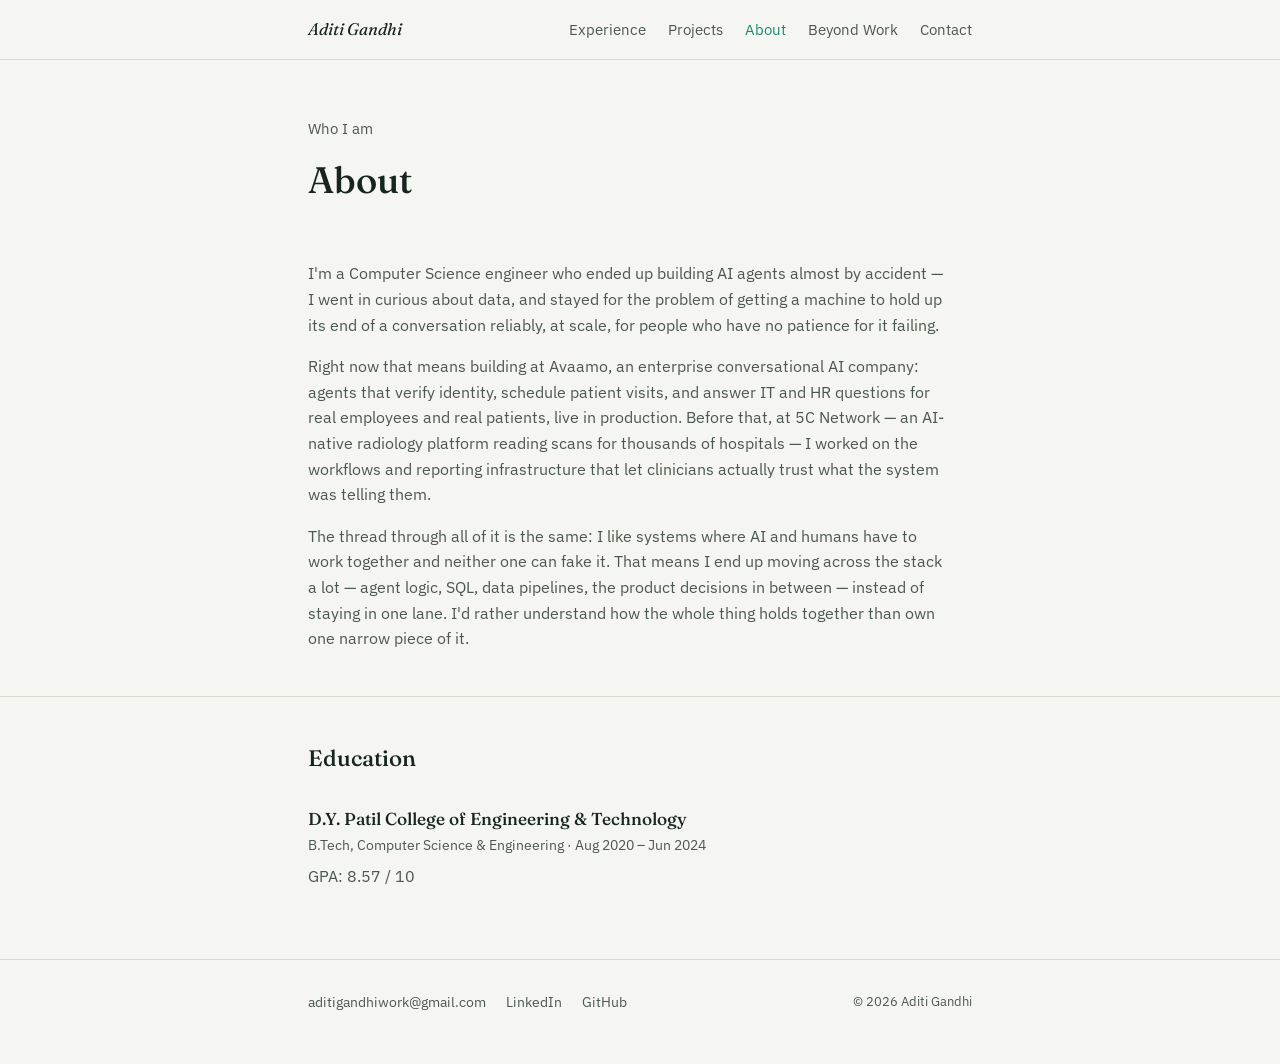
<file: about.html>
<!DOCTYPE html>
<html lang="en">
<head>
<meta charset="UTF-8">
<meta name="viewport" content="width=device-width, initial-scale=1.0">
<title>About — Aditi Gandhi</title>
<link rel="preconnect" href="https://fonts.googleapis.com">
<link rel="preconnect" href="https://fonts.gstatic.com" crossorigin>
<link href="https://fonts.googleapis.com/css2?family=Fraunces:ital,wght@0,400;0,500;0,600;1,400;1,500&family=IBM+Plex+Sans:wght@400;500;600&display=swap" rel="stylesheet">
<link rel="stylesheet" href="style.css">
</head>
<body>

<nav>
  <div class="wrap">
    <div class="brand"><a href="index.html">Aditi Gandhi</a></div>
    <ul>
      <li><a href="experience.html">Experience</a></li>
      <li><a href="projects.html">Projects</a></li>
      <li><a href="about.html" class="active">About</a></li>
      <li><a href="beyond.html">Beyond Work</a></li>
      <li><a href="contact.html">Contact</a></li>
    </ul>
  </div>
</nav>

<header class="page-head">
  <div class="wrap">
    <div class="eyebrow">Who I am</div>
    <h1>About</h1>
  </div>
</header>

<main>
<section>
  <div class="wrap beyond-copy">
    <p>I'm a Computer Science engineer who ended up building AI agents almost by accident — I went in curious about data, and stayed for the problem of getting a machine to hold up its end of a conversation reliably, at scale, for people who have no patience for it failing.</p>
    <p>Right now that means building at Avaamo, an enterprise conversational AI company: agents that verify identity, schedule patient visits, and answer IT and HR questions for real employees and real patients, live in production. Before that, at 5C Network — an AI-native radiology platform reading scans for thousands of hospitals — I worked on the workflows and reporting infrastructure that let clinicians actually trust what the system was telling them.</p>
    <p>The thread through all of it is the same: I like systems where AI and humans have to work together and neither one can fake it. That means I end up moving across the stack a lot — agent logic, SQL, data pipelines, the product decisions in between — instead of staying in one lane. I'd rather understand how the whole thing holds together than own one narrow piece of it.</p>
  </div>
</section>

<section id="education">
  <div class="wrap">
    <h2>Education</h2>
    <div class="edu">
      <h3>D.Y. Patil College of Engineering &amp; Technology</h3>
      <div class="dates">B.Tech, Computer Science &amp; Engineering · Aug 2020 – Jun 2024</div>
      <p>GPA: 8.57 / 10</p>
    </div>
  </div>
</section>
</main>

<footer class="site-footer">
  <div class="wrap">
    <div class="links">
      <a href="mailto:aditigandhiwork@gmail.com">aditigandhiwork@gmail.com</a>
      <a href="https://www.linkedin.com/in/aditigandhi68/">LinkedIn</a>
      <a href="https://github.com/Aditigandhi16">GitHub</a>
    </div>
    <div class="copy">© 2026 Aditi Gandhi</div>
  </div>
</footer>

</body>
</html>
</file>
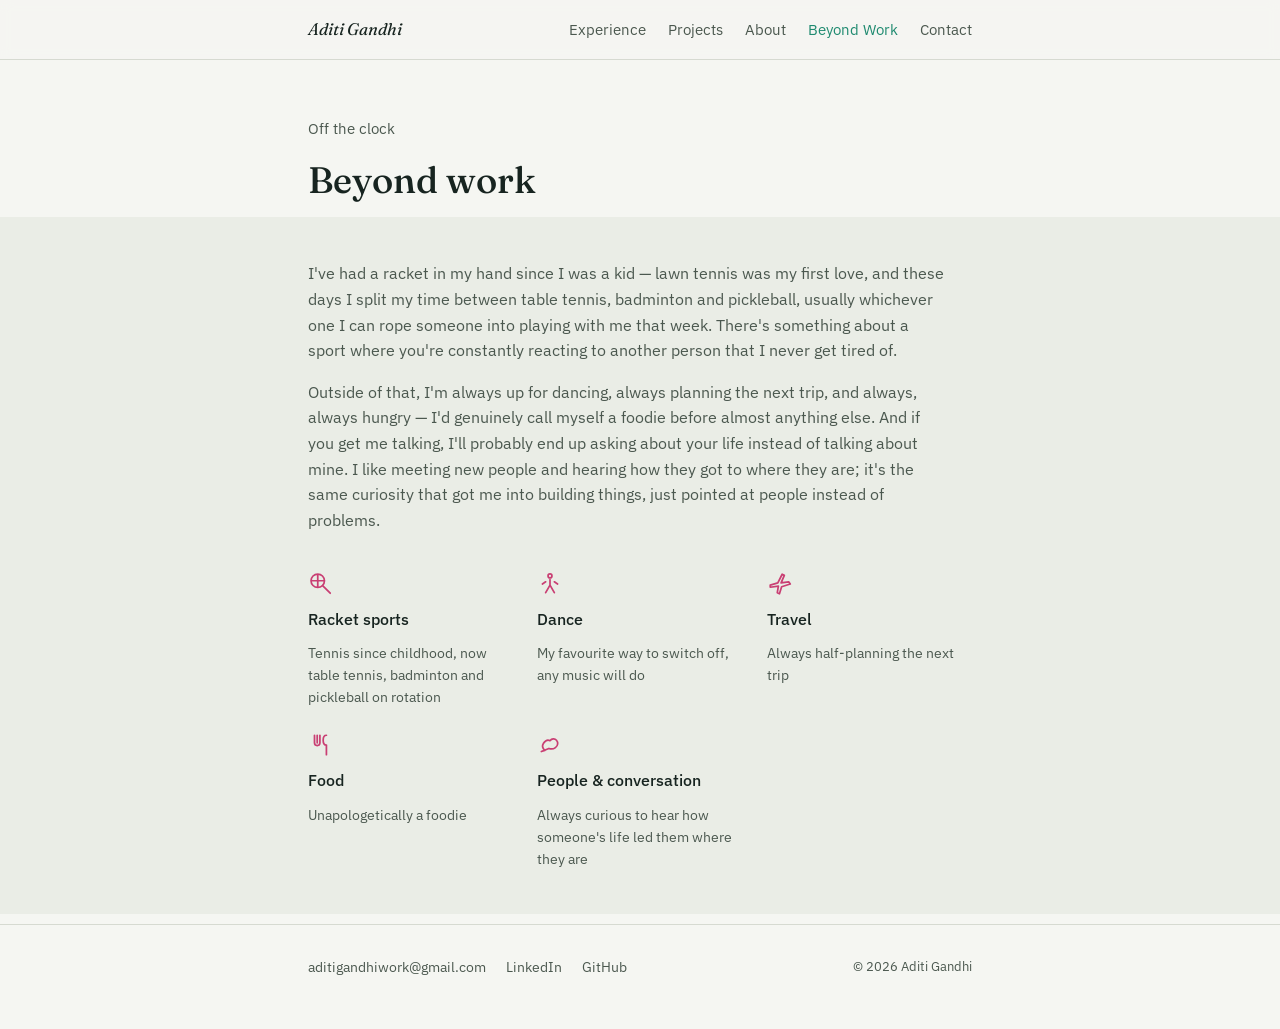
<file: beyond.html>
<!DOCTYPE html>
<html lang="en">
<head>
<meta charset="UTF-8">
<meta name="viewport" content="width=device-width, initial-scale=1.0">
<title>Beyond Work — Aditi Gandhi</title>
<link rel="preconnect" href="https://fonts.googleapis.com">
<link rel="preconnect" href="https://fonts.gstatic.com" crossorigin>
<link href="https://fonts.googleapis.com/css2?family=Fraunces:ital,wght@0,400;0,500;0,600;1,400;1,500&family=IBM+Plex+Sans:wght@400;500;600&display=swap" rel="stylesheet">
<link rel="stylesheet" href="style.css">
</head>
<body>

<nav>
  <div class="wrap">
    <div class="brand"><a href="index.html">Aditi Gandhi</a></div>
    <ul>
      <li><a href="experience.html">Experience</a></li>
      <li><a href="projects.html">Projects</a></li>
      <li><a href="about.html">About</a></li>
      <li><a href="beyond.html" class="active">Beyond Work</a></li>
      <li><a href="contact.html">Contact</a></li>
    </ul>
  </div>
</nav>

<header class="page-head">
  <div class="wrap">
    <div class="eyebrow">Off the clock</div>
    <h1>Beyond work</h1>
  </div>
</header>

<main>
<section class="hobbies-section">
  <div class="wrap">
    <div class="beyond-copy">
      <p>I've had a racket in my hand since I was a kid — lawn tennis was my first love, and these days I split my time between table tennis, badminton and pickleball, usually whichever one I can rope someone into playing with me that week. There's something about a sport where you're constantly reacting to another person that I never get tired of.</p>
      <p>Outside of that, I'm always up for dancing, always planning the next trip, and always, always hungry — I'd genuinely call myself a foodie before almost anything else. And if you get me talking, I'll probably end up asking about your life instead of talking about mine. I like meeting new people and hearing how they got to where they are; it's the same curiosity that got me into building things, just pointed at people instead of problems.</p>
    </div>

    <div class="hobby-grid">
      <div class="hobby">
        <svg viewBox="0 0 24 24" fill="none" stroke-width="1.6" stroke-linecap="round" stroke-linejoin="round"><circle cx="9" cy="9" r="6.2"/><path d="M13.5 13.5 L20.5 20.5"/><path d="M9 3.5v11 M3.5 9h11"/></svg>
        <div class="h-title">Racket sports</div>
        <div class="h-sub">Tennis since childhood, now table tennis, badminton and pickleball on rotation</div>
      </div>

      <div class="hobby">
        <svg viewBox="0 0 24 24" fill="none" stroke-width="1.6" stroke-linecap="round" stroke-linejoin="round"><circle cx="12" cy="4.5" r="1.8"/><path d="M12 8v5 M12 13l-4 7 M12 13l4 7 M8 10l-3 2 M16 10l3 2"/></svg>
        <div class="h-title">Dance</div>
        <div class="h-sub">My favourite way to switch off, any music will do</div>
      </div>

      <div class="hobby">
        <svg viewBox="0 0 24 24" fill="none" stroke-width="1.6" stroke-linecap="round" stroke-linejoin="round"><path d="M3 13l7-2 4-8 2 1-3 7 7-1 1.5 2-8 2.5-2 6.5-2-1 1-6-7.5 1z"/></svg>
        <div class="h-title">Travel</div>
        <div class="h-sub">Always half-planning the next trip</div>
      </div>

      <div class="hobby">
        <svg viewBox="0 0 24 24" fill="none" stroke-width="1.6" stroke-linecap="round" stroke-linejoin="round"><path d="M6 3v7a2.5 2.5 0 0 0 5 0V3 M8.5 3v7 M17 3c-2 0-3 2-3 4.5S15 12 17 12v9"/></svg>
        <div class="h-title">Food</div>
        <div class="h-sub">Unapologetically a foodie</div>
      </div>

      <div class="hobby">
        <svg viewBox="0 0 24 24" fill="none" stroke-width="1.6" stroke-linecap="round" stroke-linejoin="round"><path d="M4 18l3.2-1 c-2-1.8-2.6-4.4-1.2-6.6C7.6 8 10 7 12 8c1.6-2 4.4-2.2 6-.4 1.8 2 1.4 5-1 6.8-1.6 1.2-4 1.6-6 .8L4 18z"/></svg>
        <div class="h-title">People &amp; conversation</div>
        <div class="h-sub">Always curious to hear how someone's life led them where they are</div>
      </div>
    </div>
  </div>
</section>
</main>

<footer class="site-footer">
  <div class="wrap">
    <div class="links">
      <a href="mailto:aditigandhiwork@gmail.com">aditigandhiwork@gmail.com</a>
      <a href="https://www.linkedin.com/in/aditigandhi68/">LinkedIn</a>
      <a href="https://github.com/Aditigandhi16">GitHub</a>
    </div>
    <div class="copy">© 2026 Aditi Gandhi</div>
  </div>
</footer>

</body>
</html>
</file>
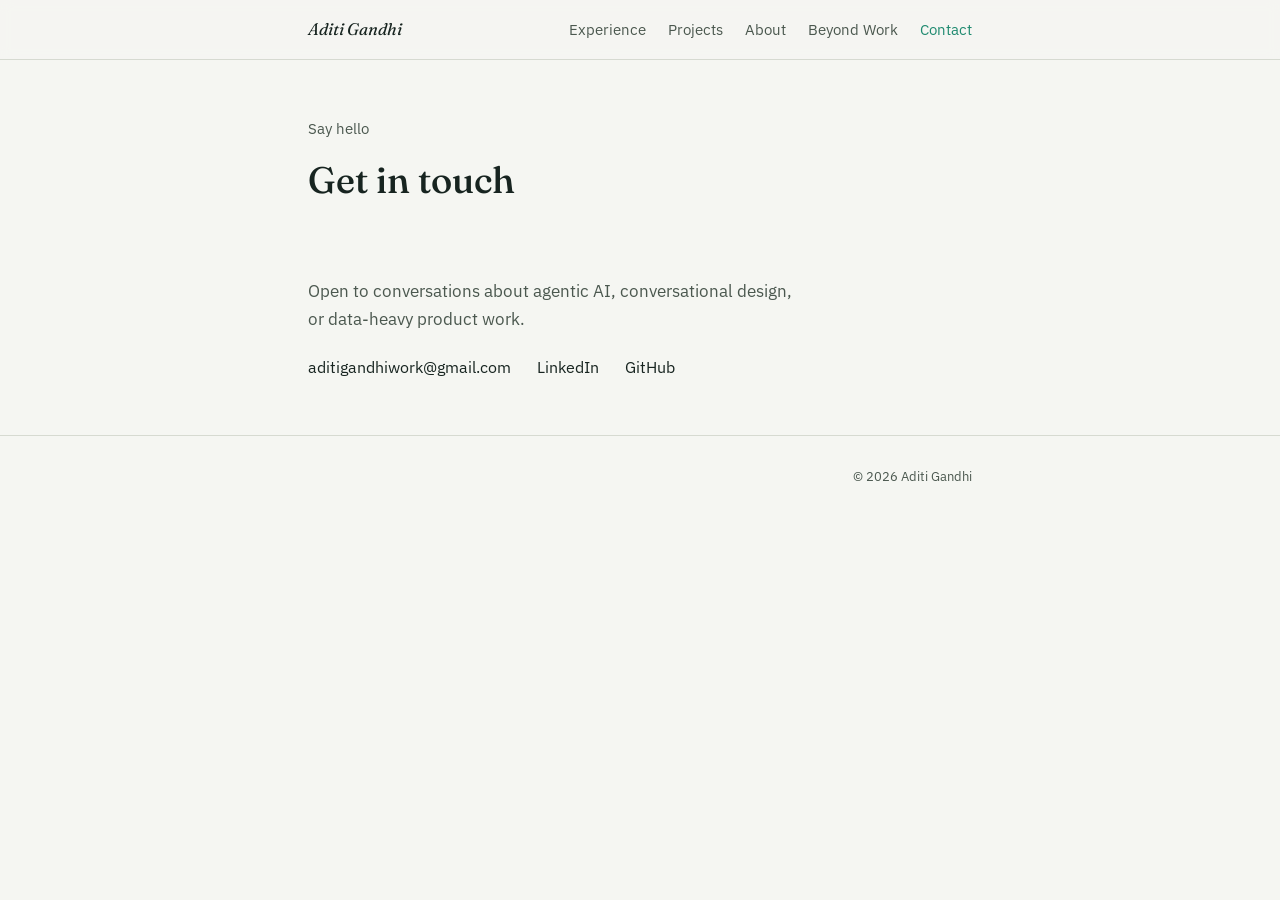
<file: contact.html>
<!DOCTYPE html>
<html lang="en">
<head>
<meta charset="UTF-8">
<meta name="viewport" content="width=device-width, initial-scale=1.0">
<title>Contact — Aditi Gandhi</title>
<link rel="preconnect" href="https://fonts.googleapis.com">
<link rel="preconnect" href="https://fonts.gstatic.com" crossorigin>
<link href="https://fonts.googleapis.com/css2?family=Fraunces:ital,wght@0,400;0,500;0,600;1,400;1,500&family=IBM+Plex+Sans:wght@400;500;600&display=swap" rel="stylesheet">
<link rel="stylesheet" href="style.css">
</head>
<body>

<nav>
  <div class="wrap">
    <div class="brand"><a href="index.html">Aditi Gandhi</a></div>
    <ul>
      <li><a href="experience.html">Experience</a></li>
      <li><a href="projects.html">Projects</a></li>
      <li><a href="about.html">About</a></li>
      <li><a href="beyond.html">Beyond Work</a></li>
      <li><a href="contact.html" class="active">Contact</a></li>
    </ul>
  </div>
</nav>

<header class="page-head">
  <div class="wrap">
    <div class="eyebrow">Say hello</div>
    <h1>Get in touch</h1>
  </div>
</header>

<main>
<section class="contact-block">
  <div class="wrap">
    <p>Open to conversations about agentic AI, conversational design, or data-heavy product work.</p>
    <div class="links">
      <a href="mailto:aditigandhiwork@gmail.com">aditigandhiwork@gmail.com</a>
      <a href="https://www.linkedin.com/in/aditigandhi68/">LinkedIn</a>
      <a href="https://github.com/Aditigandhi16">GitHub</a>
    </div>
  </div>
</section>
</main>

<footer class="site-footer">
  <div class="wrap">
    <div class="links"></div>
    <div class="copy">© 2026 Aditi Gandhi</div>
  </div>
</footer>

</body>
</html>
</file>
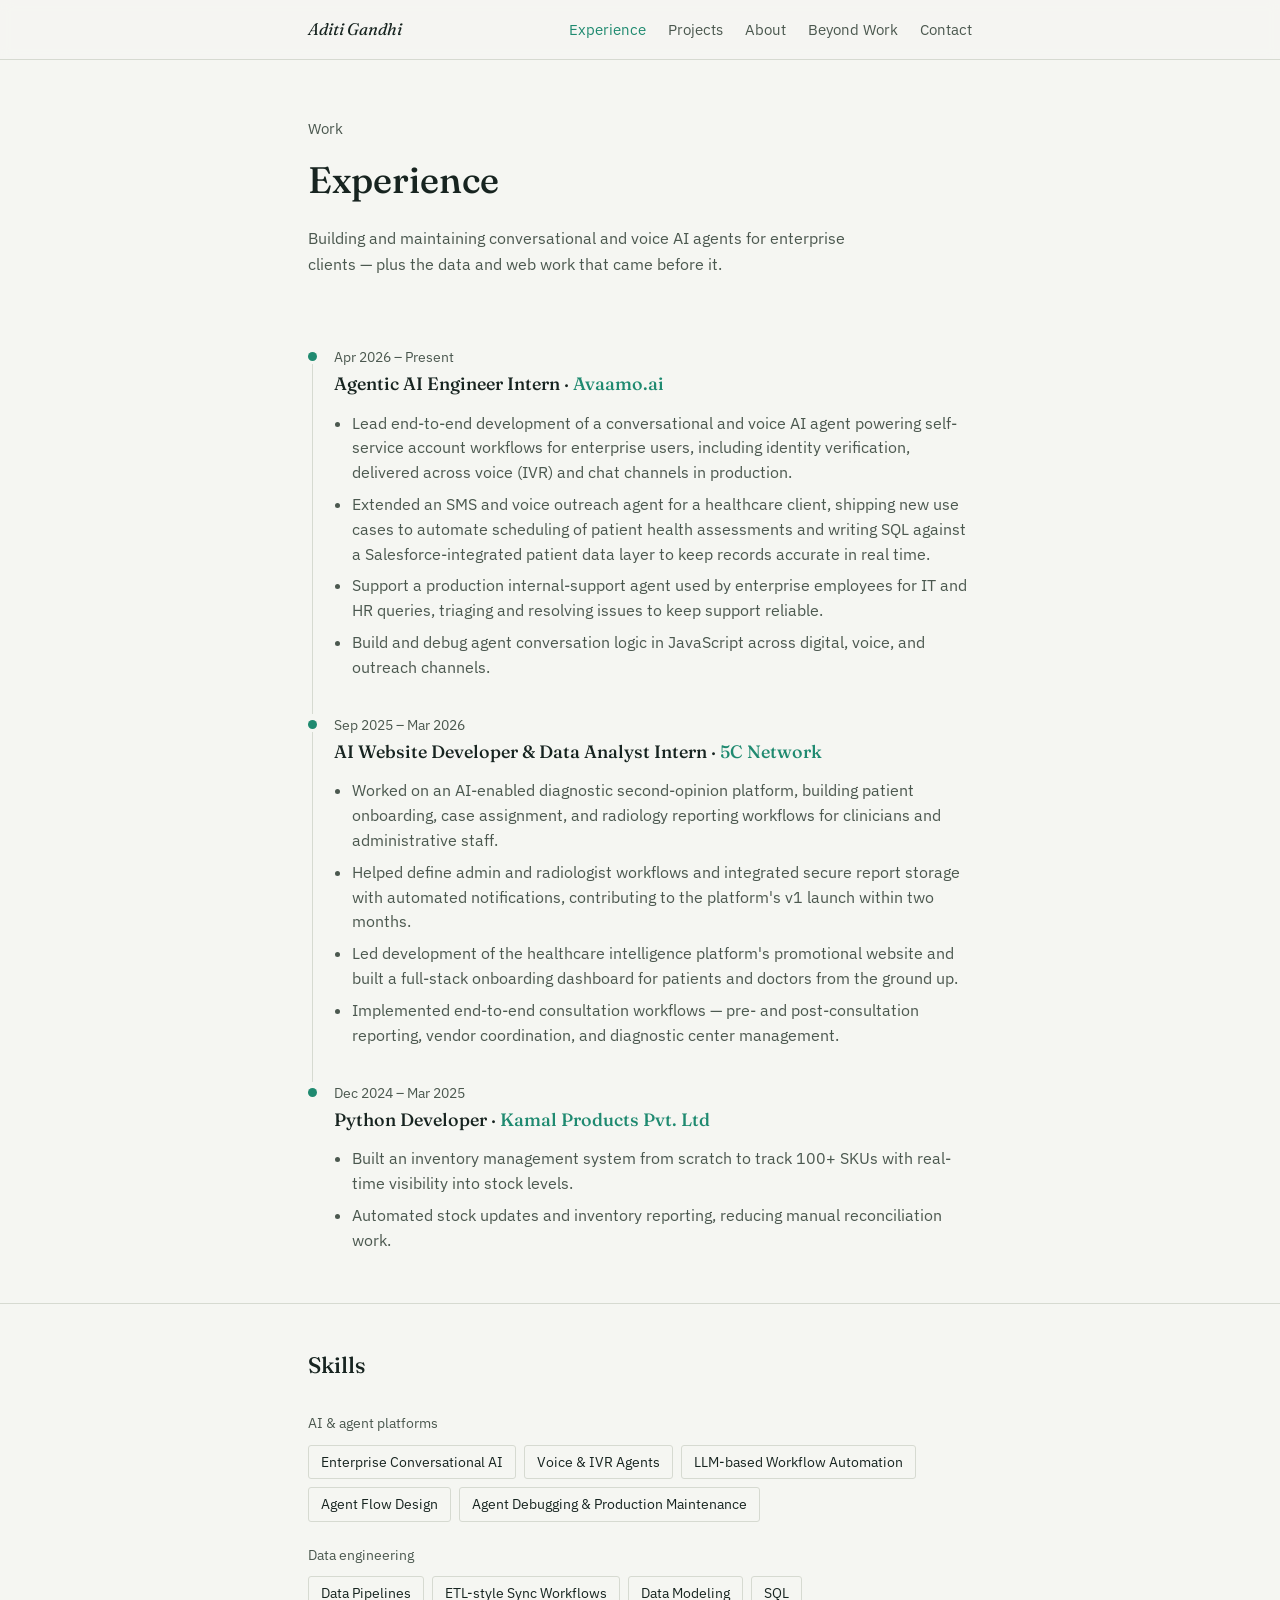
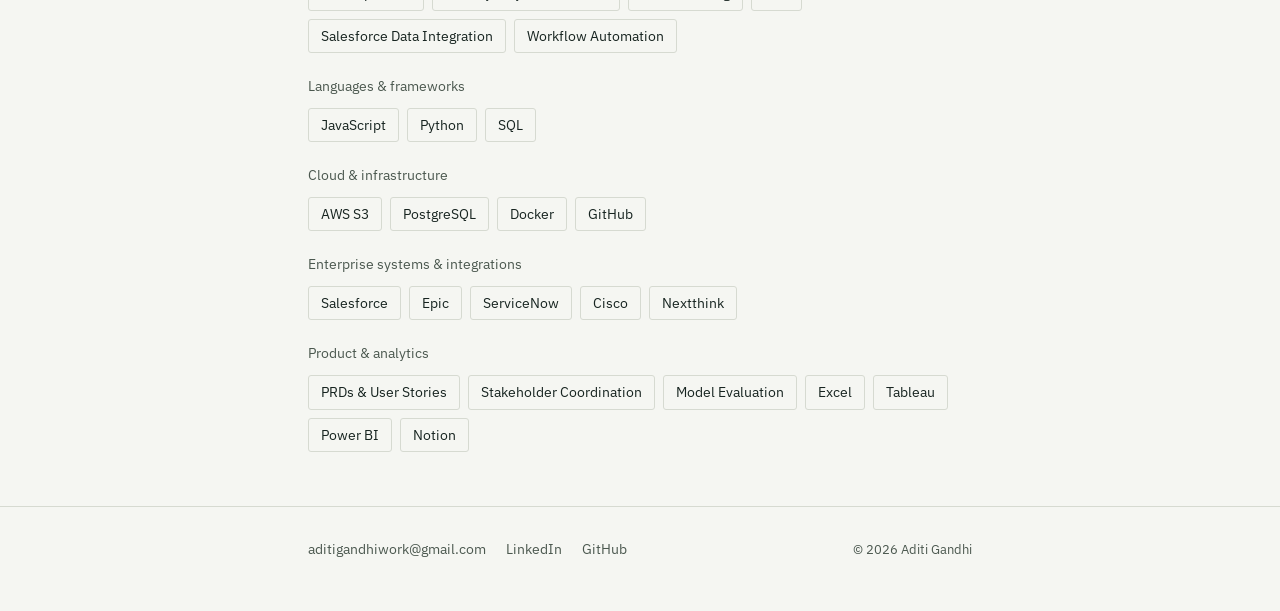
<file: experience.html>
<!DOCTYPE html>
<html lang="en">
<head>
<meta charset="UTF-8">
<meta name="viewport" content="width=device-width, initial-scale=1.0">
<title>Experience — Aditi Gandhi</title>
<link rel="preconnect" href="https://fonts.googleapis.com">
<link rel="preconnect" href="https://fonts.gstatic.com" crossorigin>
<link href="https://fonts.googleapis.com/css2?family=Fraunces:ital,wght@0,400;0,500;0,600;1,400;1,500&family=IBM+Plex+Sans:wght@400;500;600&display=swap" rel="stylesheet">
<link rel="stylesheet" href="style.css">
</head>
<body>

<nav>
  <div class="wrap">
    <div class="brand"><a href="index.html">Aditi Gandhi</a></div>
    <ul>
      <li><a href="experience.html" class="active">Experience</a></li>
      <li><a href="projects.html">Projects</a></li>
      <li><a href="about.html">About</a></li>
      <li><a href="beyond.html">Beyond Work</a></li>
      <li><a href="contact.html">Contact</a></li>
    </ul>
  </div>
</nav>

<header class="page-head">
  <div class="wrap">
    <div class="eyebrow">Work</div>
    <h1>Experience</h1>
    <p class="lede">Building and maintaining conversational and voice AI agents for enterprise clients — plus the data and web work that came before it.</p>
  </div>
</header>

<main>
<section>
  <div class="wrap">
    <div class="role">
      <div class="dates">Apr 2026 – Present</div>
      <h3>Agentic AI Engineer Intern · <span class="org">Avaamo.ai</span></h3>
      <ul>
        <li>Lead end-to-end development of a conversational and voice AI agent powering self-service account workflows for enterprise users, including identity verification, delivered across voice (IVR) and chat channels in production.</li>
        <li>Extended an SMS and voice outreach agent for a healthcare client, shipping new use cases to automate scheduling of patient health assessments and writing SQL against a Salesforce-integrated patient data layer to keep records accurate in real time.</li>
        <li>Support a production internal-support agent used by enterprise employees for IT and HR queries, triaging and resolving issues to keep support reliable.</li>
        <li>Build and debug agent conversation logic in JavaScript across digital, voice, and outreach channels.</li>
      </ul>
    </div>

    <div class="role">
      <div class="dates">Sep 2025 – Mar 2026</div>
      <h3>AI Website Developer &amp; Data Analyst Intern · <span class="org">5C Network</span></h3>
      <ul>
        <li>Worked on an AI-enabled diagnostic second-opinion platform, building patient onboarding, case assignment, and radiology reporting workflows for clinicians and administrative staff.</li>
        <li>Helped define admin and radiologist workflows and integrated secure report storage with automated notifications, contributing to the platform's v1 launch within two months.</li>
        <li>Led development of the healthcare intelligence platform's promotional website and built a full-stack onboarding dashboard for patients and doctors from the ground up.</li>
        <li>Implemented end-to-end consultation workflows — pre- and post-consultation reporting, vendor coordination, and diagnostic center management.</li>
      </ul>
    </div>

    <div class="role">
      <div class="dates">Dec 2024 – Mar 2025</div>
      <h3>Python Developer · <span class="org">Kamal Products Pvt. Ltd</span></h3>
      <ul>
        <li>Built an inventory management system from scratch to track 100+ SKUs with real-time visibility into stock levels.</li>
        <li>Automated stock updates and inventory reporting, reducing manual reconciliation work.</li>
      </ul>
    </div>
  </div>
</section>

<section id="skills">
  <div class="wrap">
    <h2>Skills</h2>

    <div class="skill-group">
      <div class="label">AI &amp; agent platforms</div>
      <div class="chips">
        <span class="chip">Enterprise Conversational AI</span>
        <span class="chip">Voice &amp; IVR Agents</span>
        <span class="chip">LLM-based Workflow Automation</span>
        <span class="chip">Agent Flow Design</span>
        <span class="chip">Agent Debugging &amp; Production Maintenance</span>
      </div>
    </div>

    <div class="skill-group">
      <div class="label">Data engineering</div>
      <div class="chips">
        <span class="chip">Data Pipelines</span>
        <span class="chip">ETL-style Sync Workflows</span>
        <span class="chip">Data Modeling</span>
        <span class="chip">SQL</span>
        <span class="chip">Salesforce Data Integration</span>
        <span class="chip">Workflow Automation</span>
      </div>
    </div>

    <div class="skill-group">
      <div class="label">Languages &amp; frameworks</div>
      <div class="chips">
        <span class="chip">JavaScript</span>
        <span class="chip">Python</span>
        <span class="chip">SQL</span>
      </div>
    </div>

    <div class="skill-group">
      <div class="label">Cloud &amp; infrastructure</div>
      <div class="chips">
        <span class="chip">AWS S3</span>
        <span class="chip">PostgreSQL</span>
        <span class="chip">Docker</span>
        <span class="chip">GitHub</span>
      </div>
    </div>

    <div class="skill-group">
      <div class="label">Enterprise systems &amp; integrations</div>
      <div class="chips">
        <span class="chip">Salesforce</span>
        <span class="chip">Epic</span>
        <span class="chip">ServiceNow</span>
        <span class="chip">Cisco</span>
        <span class="chip">Nextthink</span>
      </div>
    </div>

    <div class="skill-group">
      <div class="label">Product &amp; analytics</div>
      <div class="chips">
        <span class="chip">PRDs &amp; User Stories</span>
        <span class="chip">Stakeholder Coordination</span>
        <span class="chip">Model Evaluation</span>
        <span class="chip">Excel</span>
        <span class="chip">Tableau</span>
        <span class="chip">Power BI</span>
        <span class="chip">Notion</span>
      </div>
    </div>
  </div>
</section>
</main>

<footer class="site-footer">
  <div class="wrap">
    <div class="links">
      <a href="mailto:aditigandhiwork@gmail.com">aditigandhiwork@gmail.com</a>
      <a href="https://www.linkedin.com/in/aditigandhi68/">LinkedIn</a>
      <a href="https://github.com/Aditigandhi16">GitHub</a>
    </div>
    <div class="copy">© 2026 Aditi Gandhi</div>
  </div>
</footer>

</body>
</html>
</file>
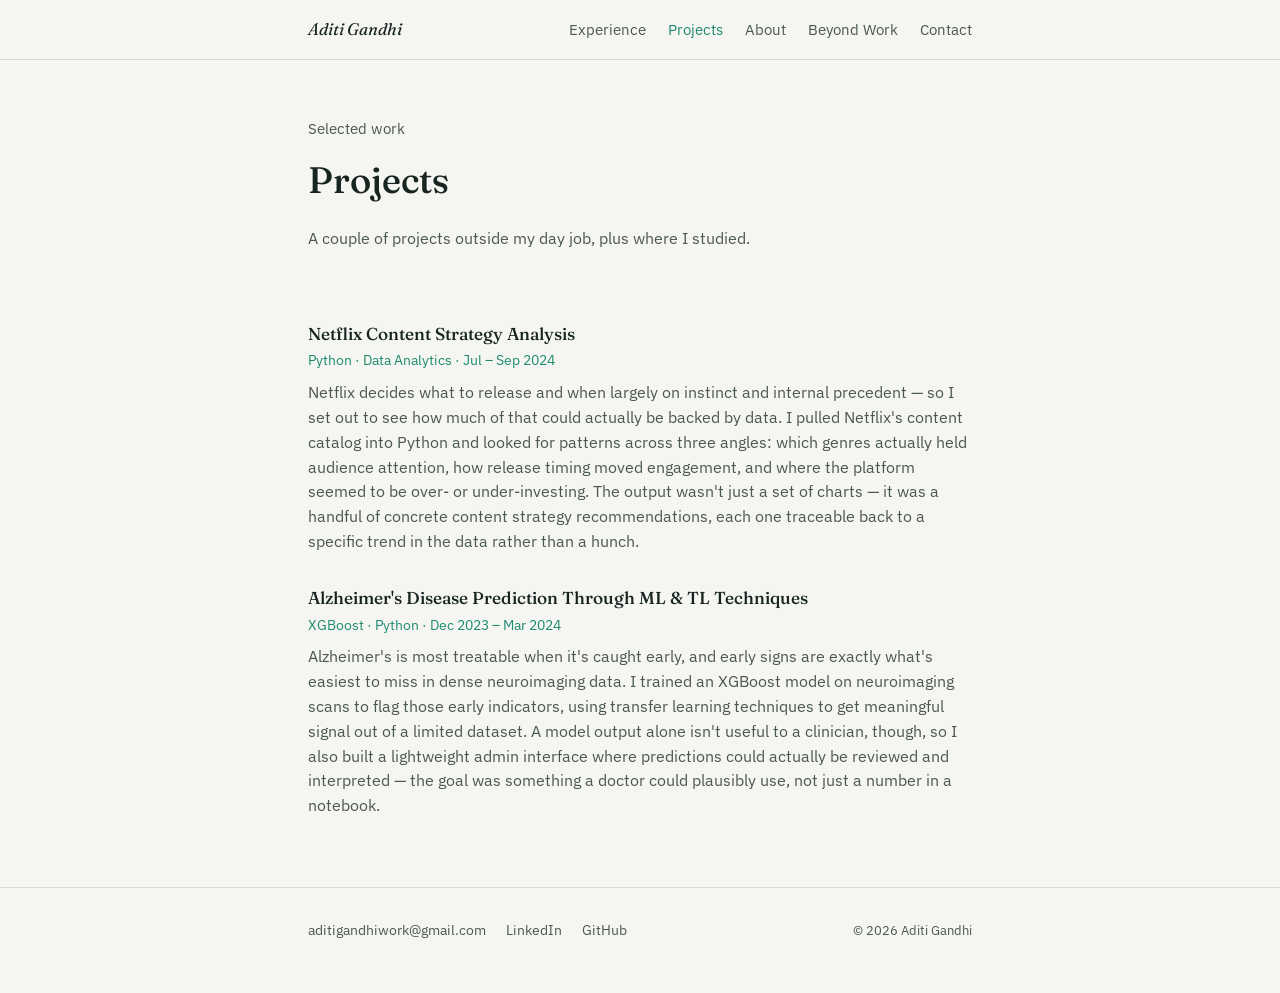
<file: projects.html>
<!DOCTYPE html>
<html lang="en">
<head>
<meta charset="UTF-8">
<meta name="viewport" content="width=device-width, initial-scale=1.0">
<title>Projects — Aditi Gandhi</title>
<link rel="preconnect" href="https://fonts.googleapis.com">
<link rel="preconnect" href="https://fonts.gstatic.com" crossorigin>
<link href="https://fonts.googleapis.com/css2?family=Fraunces:ital,wght@0,400;0,500;0,600;1,400;1,500&family=IBM+Plex+Sans:wght@400;500;600&display=swap" rel="stylesheet">
<link rel="stylesheet" href="style.css">
</head>
<body>

<nav>
  <div class="wrap">
    <div class="brand"><a href="index.html">Aditi Gandhi</a></div>
    <ul>
      <li><a href="experience.html">Experience</a></li>
      <li><a href="projects.html" class="active">Projects</a></li>
      <li><a href="about.html">About</a></li>
      <li><a href="beyond.html">Beyond Work</a></li>
      <li><a href="contact.html">Contact</a></li>
    </ul>
  </div>
</nav>

<header class="page-head">
  <div class="wrap">
    <div class="eyebrow">Selected work</div>
    <h1>Projects</h1>
    <p class="lede">A couple of projects outside my day job, plus where I studied.</p>
  </div>
</header>

<main>
<section>
  <div class="wrap">
    <div class="project">
      <h3>Netflix Content Strategy Analysis</h3>
      <div class="tags">Python · Data Analytics · Jul – Sep 2024</div>
      <p>Netflix decides what to release and when largely on instinct and internal precedent — so I set out to see how much of that could actually be backed by data. I pulled Netflix's content catalog into Python and looked for patterns across three angles: which genres actually held audience attention, how release timing moved engagement, and where the platform seemed to be over- or under-investing. The output wasn't just a set of charts — it was a handful of concrete content strategy recommendations, each one traceable back to a specific trend in the data rather than a hunch.</p>
    </div>

    <div class="project">
      <h3>Alzheimer's Disease Prediction Through ML &amp; TL Techniques</h3>
      <div class="tags">XGBoost · Python · Dec 2023 – Mar 2024</div>
      <p>Alzheimer's is most treatable when it's caught early, and early signs are exactly what's easiest to miss in dense neuroimaging data. I trained an XGBoost model on neuroimaging scans to flag those early indicators, using transfer learning techniques to get meaningful signal out of a limited dataset. A model output alone isn't useful to a clinician, though, so I also built a lightweight admin interface where predictions could actually be reviewed and interpreted — the goal was something a doctor could plausibly use, not just a number in a notebook.</p>
    </div>
  </div>
</section>

</main>

<footer class="site-footer">
  <div class="wrap">
    <div class="links">
      <a href="mailto:aditigandhiwork@gmail.com">aditigandhiwork@gmail.com</a>
      <a href="https://www.linkedin.com/in/aditigandhi68/">LinkedIn</a>
      <a href="https://github.com/Aditigandhi16">GitHub</a>
    </div>
    <div class="copy">© 2026 Aditi Gandhi</div>
  </div>
</footer>

</body>
</html>
</file>
<file: style.css>
:root{
  --bg: #F5F6F2;
  --bg-alt: #EAEDE6;
  --ink: #172420;
  --ink-soft: #4B584F;
  --teal: #1F8A70;
  --coral: #C93F73;
  --line: #D6DAD1;
  --max: 720px;
}

*{ box-sizing: border-box; }
html{ scroll-behavior: smooth; }
body{
  margin: 0;
  background: var(--bg);
  color: var(--ink);
  font-family: 'IBM Plex Sans', sans-serif;
  font-size: 17px;
  line-height: 1.6;
  -webkit-font-smoothing: antialiased;
}

h1, h2, h3{
  font-family: 'Fraunces', serif;
  font-weight: 500;
  margin: 0;
  color: var(--ink);
}

a{ color: var(--teal); text-decoration: none; border-bottom: 1px solid transparent; }
a:hover{ border-bottom-color: currentColor; }
a:focus-visible, button:focus-visible{ outline: 2px solid var(--teal); outline-offset: 3px; }

.wrap{ max-width: var(--max); margin: 0 auto; padding: 0 28px; }

/* Nav */
nav{
  position: sticky; top: 0; z-index: 10;
  background: rgba(245,246,242,0.9);
  backdrop-filter: blur(6px);
  border-bottom: 1px solid var(--line);
}
nav .wrap{
  display: flex; align-items: center; justify-content: space-between;
  padding-top: 16px; padding-bottom: 16px;
}
nav .brand{ font-family: 'Fraunces', serif; font-size: 1.05rem; font-style: italic; }
nav .brand a{ color: var(--ink); border: none; }
nav ul{ list-style: none; display: flex; gap: 22px; margin: 0; padding: 0; }
nav ul a{ color: var(--ink-soft); font-size: 0.92rem; border: none; }
nav ul a:hover{ color: var(--teal); }
nav ul a.active{ color: var(--teal); }

/* Hero (home page only) */
header.hero{ padding: 76px 0 56px; }
header.hero .eyebrow{ color: var(--ink-soft); font-size: 0.95rem; margin-bottom: 14px; }
header.hero h1{
  font-size: clamp(2.1rem, 5vw, 2.9rem);
  line-height: 1.18;
  max-width: 15ch;
  opacity: 0; transform: translateY(14px);
  animation: rise 0.7s ease-out 0.1s forwards;
}
header.hero h1 em{ font-style: italic; color: var(--teal); }
header.hero p.bio{
  margin-top: 22px; max-width: 62ch; color: var(--ink-soft); font-size: 1.04rem;
  opacity: 0; transform: translateY(14px);
  animation: rise 0.7s ease-out 0.28s forwards;
}
header.hero .meta{
  margin-top: 26px; display: flex; flex-wrap: wrap; gap: 8px 22px;
  font-size: 0.94rem; color: var(--ink-soft);
  opacity: 0; transform: translateY(14px);
  animation: rise 0.7s ease-out 0.44s forwards;
}
header.hero .meta a{ color: var(--ink); }
header.hero .cta-row{
  margin-top: 34px; display: flex; flex-wrap: wrap; gap: 12px;
  opacity: 0; transform: translateY(14px);
  animation: rise 0.7s ease-out 0.58s forwards;
}
header.hero .cta-row a{
  border: 1px solid var(--line); border-radius: 3px; padding: 8px 16px;
  font-size: 0.92rem; color: var(--ink);
}
header.hero .cta-row a:hover{ border-color: var(--teal); color: var(--teal); }

@keyframes rise{ to{ opacity: 1; transform: translateY(0); } }
@media (prefers-reduced-motion: reduce){
  header.hero h1, header.hero p.bio, header.hero .meta, header.hero .cta-row{ animation: none; opacity: 1; transform: none; }
}

/* Simple page header (inner pages) */
header.page-head{ padding: 56px 0 8px; }
header.page-head .eyebrow{ color: var(--ink-soft); font-size: 0.95rem; margin-bottom: 10px; }
header.page-head h1{ font-size: clamp(1.8rem, 4vw, 2.3rem); }
header.page-head p.lede{ margin-top: 16px; color: var(--ink-soft); max-width: 58ch; font-size: 1.02rem; }

section{ padding: 44px 0; border-top: 1px solid var(--line); }
section > .wrap > h2{ font-size: 1.4rem; margin-bottom: 28px; }
main > section:first-of-type{ border-top: none; }

/* Experience timeline */
.role{ position: relative; padding-left: 26px; margin-bottom: 34px; }
.role:last-child{ margin-bottom: 0; }
.role::before{ content: ""; position: absolute; left: 0; top: 6px; width: 9px; height: 9px; border-radius: 50%; background: var(--teal); }
.role::after{ content: ""; position: absolute; left: 4px; top: 18px; bottom: -34px; width: 1px; background: var(--line); }
.role:last-child::after{ display: none; }
.role .dates{ font-size: 0.86rem; color: var(--ink-soft); }
.role h3{ font-size: 1.12rem; margin-top: 2px; }
.role .org{ color: var(--teal); font-weight: 500; }
.role ul{ margin: 12px 0 0; padding-left: 18px; color: var(--ink-soft); font-size: 0.97rem; }
.role li{ margin-bottom: 7px; }

/* Skills */
.skill-group{ margin-bottom: 22px; }
.skill-group:last-child{ margin-bottom: 0; }
.skill-group .label{ font-size: 0.88rem; color: var(--ink-soft); margin-bottom: 10px; }
.chips{ display: flex; flex-wrap: wrap; gap: 8px; }
.chip{ border: 1px solid var(--line); padding: 5px 12px; border-radius: 3px; font-size: 0.88rem; color: var(--ink); background: var(--bg); }

/* Projects */
.project{ margin-bottom: 30px; }
.project:last-child{ margin-bottom: 0; }
.project h3{ font-size: 1.08rem; }
.project .tags{ font-size: 0.85rem; color: var(--teal); margin-top: 3px; }
.project p{ color: var(--ink-soft); margin-top: 8px; font-size: 0.97rem; }

/* Education */
.edu h3{ font-size: 1.08rem; }
.edu .dates{ font-size: 0.86rem; color: var(--ink-soft); margin-top: 2px; }
.edu p{ color: var(--ink-soft); margin-top: 8px; font-size: 0.97rem; }

/* Beyond work */
.hobbies-section{ background: var(--bg-alt); }
.hobbies-section h2{ color: var(--coral); }
.beyond-copy p{ color: var(--ink-soft); max-width: 64ch; margin: 0 0 16px; font-size: 1rem; }
.beyond-copy p:last-child{ margin-bottom: 0; }
.hobby-grid{
  display: grid; grid-template-columns: repeat(auto-fit, minmax(150px, 1fr));
  gap: 24px; margin-top: 38px;
}
.hobby{ display: flex; flex-direction: column; gap: 10px; }
.hobby svg{ width: 26px; height: 26px; stroke: var(--coral); }
.hobby .h-title{ font-weight: 500; font-size: 0.98rem; }
.hobby .h-sub{ font-size: 0.86rem; color: var(--ink-soft); }

/* Contact page */
.contact-block h2{ font-size: 1.6rem; margin-bottom: 12px; }
.contact-block p{ color: var(--ink-soft); max-width: 50ch; }
.contact-block .links{ margin-top: 22px; display: flex; flex-wrap: wrap; gap: 10px 26px; }
.contact-block .links a{ color: var(--ink); font-size: 1rem; }

/* Footer */
footer.site-footer{ padding: 30px 0 50px; border-top: 1px solid var(--line); margin-top: 10px; }
footer.site-footer .wrap{ display: flex; flex-wrap: wrap; justify-content: space-between; gap: 12px; align-items: center; }
footer.site-footer .links{ display: flex; gap: 20px; flex-wrap: wrap; }
footer.site-footer .links a{ font-size: 0.9rem; color: var(--ink-soft); }
footer.site-footer .copy{ font-size: 0.82rem; color: var(--ink-soft); }

@media (max-width: 560px){
  nav ul{ gap: 14px; }
  section{ padding: 36px 0; }
}
</file>
